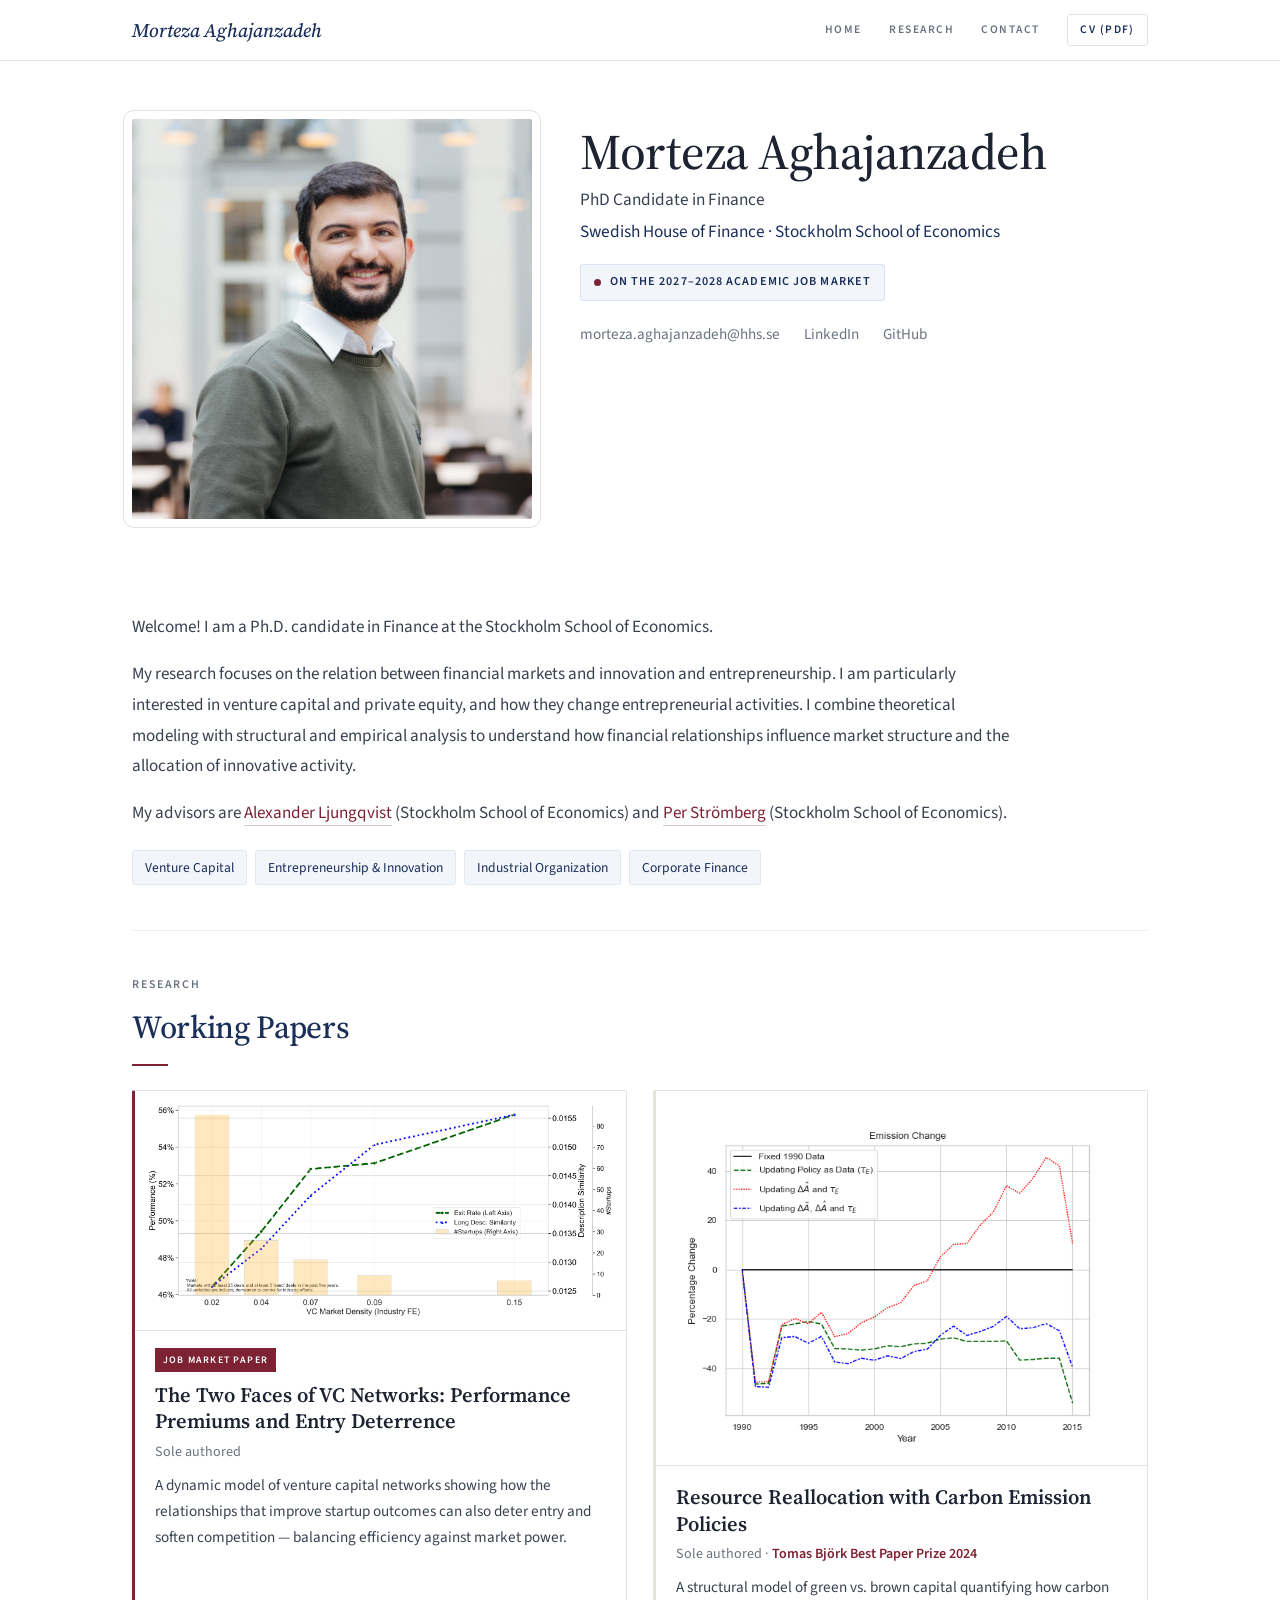
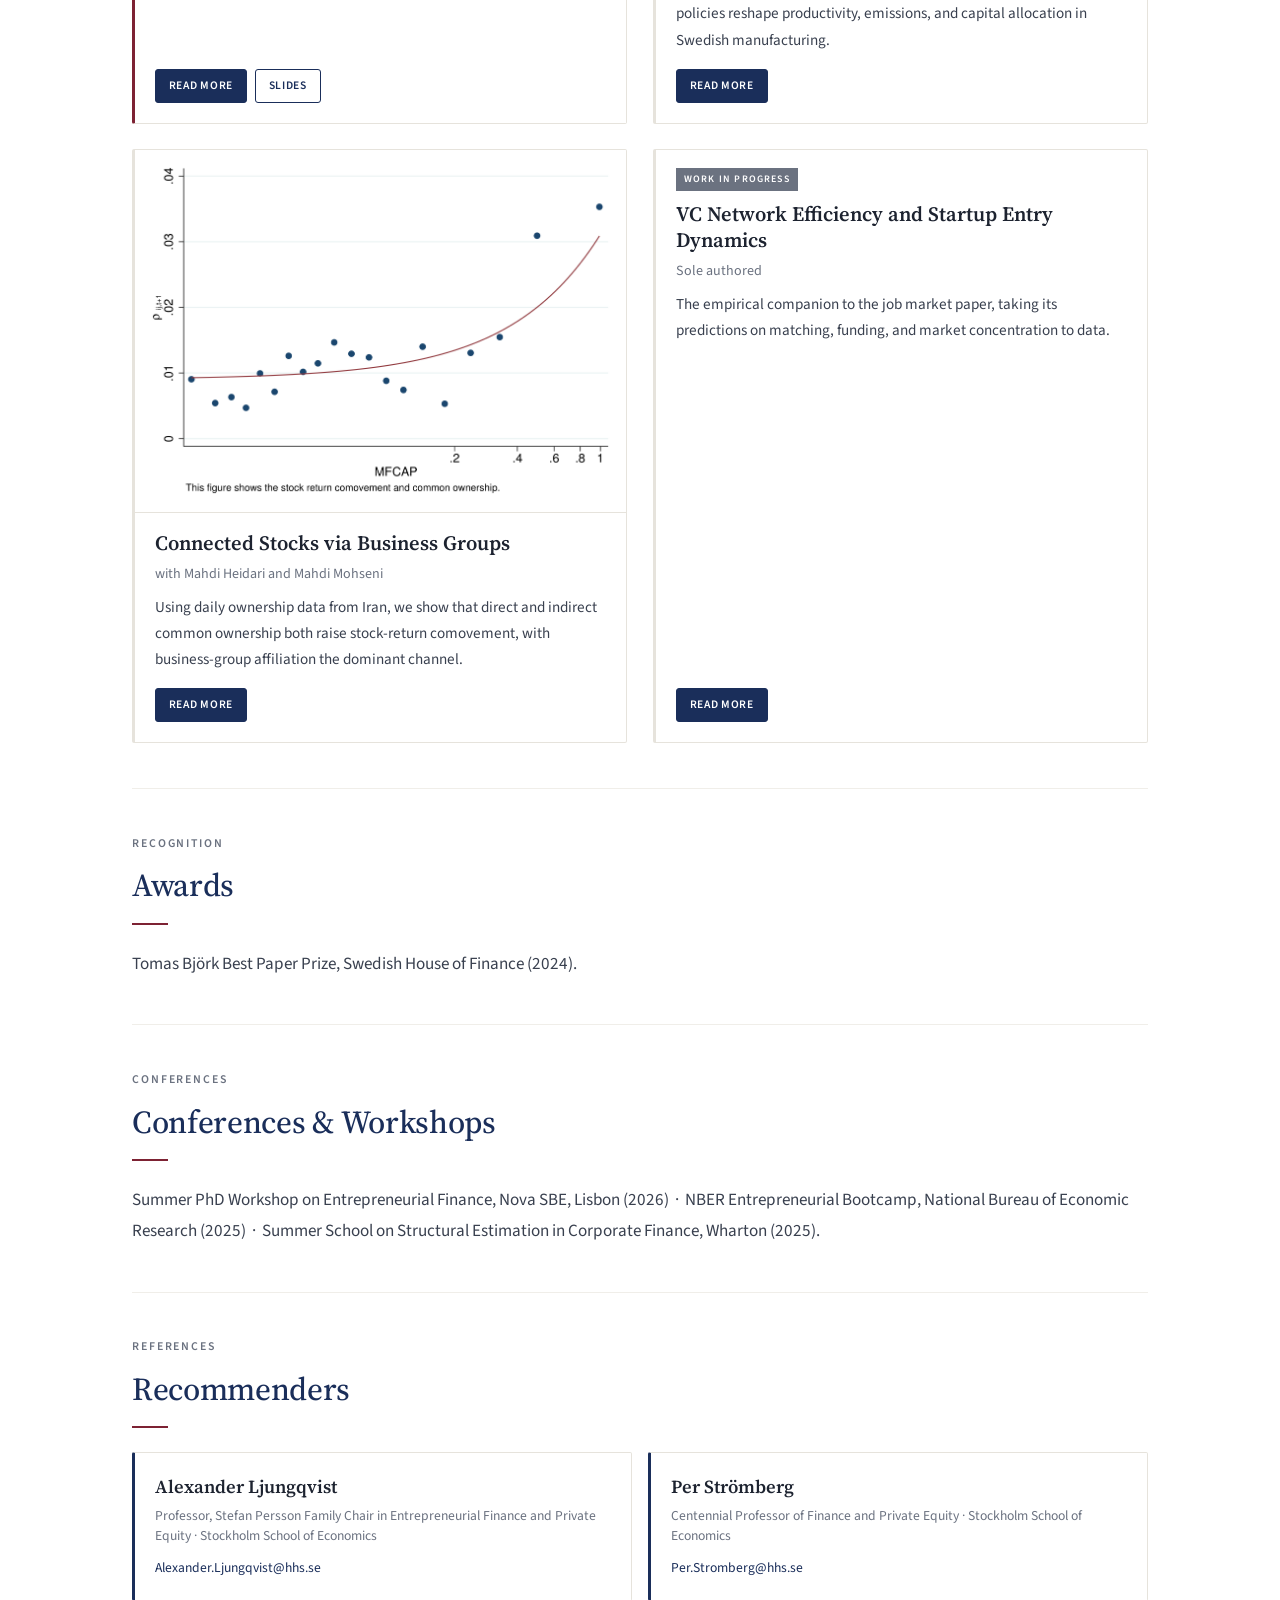
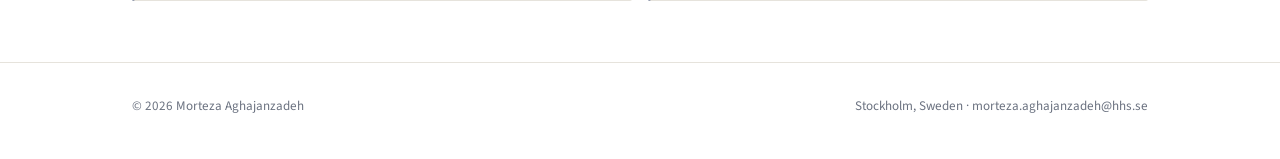
<file: index.html>
<!DOCTYPE html>
<html lang="en">
<head>
<meta charset="utf-8">
<meta name="viewport" content="width=device-width, initial-scale=1">
<title>Morteza Aghajanzadeh — Finance PhD Candidate, Stockholm School of Economics</title>
<meta name="description" content="PhD candidate in Finance at the Swedish House of Finance, Stockholm School of Economics. Research on venture capital networks, entrepreneurship, innovation, and competition.">
<link rel="preconnect" href="https://fonts.googleapis.com">
<link rel="preconnect" href="https://fonts.gstatic.com" crossorigin>
<link href="https://fonts.googleapis.com/css2?family=Source+Serif+4:ital,opsz,wght@0,8..60,300;0,8..60,400;0,8..60,500;0,8..60,600;1,8..60,400&family=Source+Sans+3:ital,wght@0,300;0,400;0,500;0,600;1,400&display=swap" rel="stylesheet">
<link rel="icon" href="favicon.ico" sizes="any">
<link rel="icon" type="image/png" sizes="32x32" href="img/favicon-32.png">
<link rel="apple-touch-icon" sizes="180x180" href="img/apple-touch-icon.png">
<link rel="stylesheet" href="styles.css">
</head>
<body>

<nav class="nav">
  <div class="nav-inner">
    <a class="brand" href="index.html">Morteza Aghajanzadeh</a>
    <div class="nav-links">
      <a href="index.html">Home</a>
      <a href="#research">Research</a>
      <a href="mailto:morteza.aghajanzadeh@hhs.se">Contact</a>
      <a class="cv" href="files/Aghajanzadeh-CV.pdf" target="_blank" rel="noopener">CV (PDF)</a>
    </div>
  </div>
</nav>

<header class="wrap">
  <div class="hero">
    <div class="portrait">
      <img src="img/avatar.jpg" alt="Morteza Aghajanzadeh">
    </div>
    <div class="hero-body">
      <h1>Morteza Aghajanzadeh</h1>
      <p class="role">PhD Candidate in Finance</p>
      <p class="affil"><a href="https://www.hhs.se/en/Research/Departments/DF/">Swedish House of Finance · Stockholm School of Economics</a></p>
      <span class="jm-pill"><span class="dot"></span>On the 2027–2028 academic job market</span>
      <div class="contacts">
        <a href="mailto:morteza.aghajanzadeh@hhs.se">morteza.aghajanzadeh@hhs.se</a>
        <a href="https://www.linkedin.com/in/seyyed-morteza-aghajanzadeh">LinkedIn</a>
        <a href="https://github.com/mortezaaghajanzadeh">GitHub</a>
      </div>
    </div>
  </div>
</header>

<main class="wrap">

  <section id="about" style="border-top:none;">
    <div class="bio">
      <p>Welcome! I am a Ph.D. candidate in Finance at the Stockholm School of Economics.</p>
      <p>My research focuses on the relation between financial markets and innovation and entrepreneurship. I am particularly interested in venture capital and private equity, and how they change entrepreneurial activities. I combine theoretical modeling with structural and empirical analysis to understand how financial relationships influence market structure and the allocation of innovative activity.</p>
      <p>My advisors are <a href="https://www.hhs.se/en/persons/l/ljungqvist-alexander/">Alexander Ljungqvist</a> (Stockholm School of Economics) and <a href="https://www.hhs.se/en/persons/s/stromberg-per/">Per Strömberg</a> (Stockholm School of Economics).</p>
    </div>
    <div class="interests">
      <span class="tag">Venture Capital</span>
      <span class="tag">Entrepreneurship &amp; Innovation</span>
      <span class="tag">Industrial Organization</span>
      <span class="tag">Corporate Finance</span>
    </div>
  </section>

  <section id="research">
    <p class="eyebrow">Research</p>
    <h2 class="sec">Working Papers</h2>

    <div class="research-grid">

      <article class="card jmp">
        <img class="fig" src="img/jmp.png" alt="Exit rate, startup description similarity, and entry across VC market density">
        <div class="body">
          <span class="badge">Job Market Paper</span>
          <h3><a href="research/jmp.html">The Two Faces of VC Networks: Performance Premiums and Entry Deterrence</a></h3>
          <p class="authors">Sole authored</p>
          <p class="sum">A dynamic model of venture capital networks showing how the relationships that improve startup outcomes can also deter entry and soften competition — balancing efficiency against market power.</p>
          <div class="links">
            <a class="btn solid" href="research/jmp.html">Read more</a>
            <a class="btn" href="files/jmp-slides.pdf" target="_blank" rel="noopener">Slides</a>
          </div>
        </div>
      </article>

      <article class="card">
        <img class="fig" src="img/carbon.png" alt="Capital reallocation and emissions in Swedish manufacturing, 1990–2015">
        <div class="body">
          <h3><a href="research/reallocation-carbon.html">Resource Reallocation with Carbon Emission Policies</a></h3>
          <p class="authors">Sole authored · <span class="award">Tomas Björk Best Paper Prize 2024</span></p>
          <p class="sum">A structural model of green vs. brown capital quantifying how carbon policies reshape productivity, emissions, and capital allocation in Swedish manufacturing.</p>
          <div class="links">
            <a class="btn solid" href="research/reallocation-carbon.html">Read more</a>
          </div>
        </div>
      </article>

      <article class="card">
        <img class="fig" src="img/connected-stocks.png" alt="Stock-return comovement rising with common ownership (MFCAP)">
        <div class="body">
          <h3><a href="research/connected-stocks.html">Connected Stocks via Business Groups</a></h3>
          <p class="authors">with Mahdi Heidari and Mahdi Mohseni</p>
          <p class="sum">Using daily ownership data from Iran, we show that direct and indirect common ownership both raise stock-return comovement, with business-group affiliation the dominant channel.</p>
          <div class="links">
            <a class="btn solid" href="research/connected-stocks.html">Read more</a>
          </div>
        </div>
      </article>

      <article class="card">
        <div class="body">
          <span class="badge" style="background:var(--muted);">Work in Progress</span>
          <h3><a href="research/vc-network-efficiency.html">VC Network Efficiency and Startup Entry Dynamics</a></h3>
          <p class="authors">Sole authored</p>
          <p class="sum">The empirical companion to the job market paper, taking its predictions on matching, funding, and market concentration to data.</p>
          <div class="links">
            <a class="btn solid" href="research/vc-network-efficiency.html">Read more</a>
          </div>
        </div>
      </article>

    </div>
  </section>

  <section id="recognition">
    <p class="eyebrow">Recognition</p>
    <h2 class="sec">Awards</h2>
    <div class="bio" style="max-width:none;">
      <p style="margin:0;">Tomas Björk Best Paper Prize, Swedish House of Finance (2024).</p>
    </div>
  </section>

  <section id="conferences">
    <p class="eyebrow">Conferences</p>
    <h2 class="sec">Conferences &amp; Workshops</h2>
    <div class="bio" style="max-width:none;">
      <p style="margin:0;">Summer PhD Workshop on Entrepreneurial Finance, Nova SBE, Lisbon (2026) &nbsp;·&nbsp; NBER Entrepreneurial Bootcamp, National Bureau of Economic Research (2025) &nbsp;·&nbsp; Summer School on Structural Estimation in Corporate Finance, Wharton (2025).</p>
    </div>
  </section>

  <section id="references">
    <p class="eyebrow">References</p>
    <h2 class="sec">Recommenders</h2>
    <div class="refs">
      <div class="ref">
        <p class="rn"><a href="https://www.hhs.se/en/persons/l/ljungqvist-alexander/">Alexander Ljungqvist</a></p>
        <p class="rt">Professor, Stefan Persson Family Chair in Entrepreneurial Finance and Private Equity · Stockholm School of Economics</p>
        <a class="email" href="mailto:Alexander.Ljungqvist@hhs.se">Alexander.Ljungqvist@hhs.se</a>
      </div>
      <div class="ref">
        <p class="rn"><a href="https://www.hhs.se/en/persons/s/stromberg-per/">Per Strömberg</a></p>
        <p class="rt">Centennial Professor of Finance and Private Equity · Stockholm School of Economics</p>
        <a class="email" href="mailto:Per.Stromberg@hhs.se">Per.Stromberg@hhs.se</a>
      </div>
    </div>
  </section>

</main>

<footer>
  <div class="wrap">
    <span>© 2026 Morteza Aghajanzadeh</span>
    <span>Stockholm, Sweden · morteza.aghajanzadeh@hhs.se</span>
  </div>
</footer>

</body>
</html>
</file>
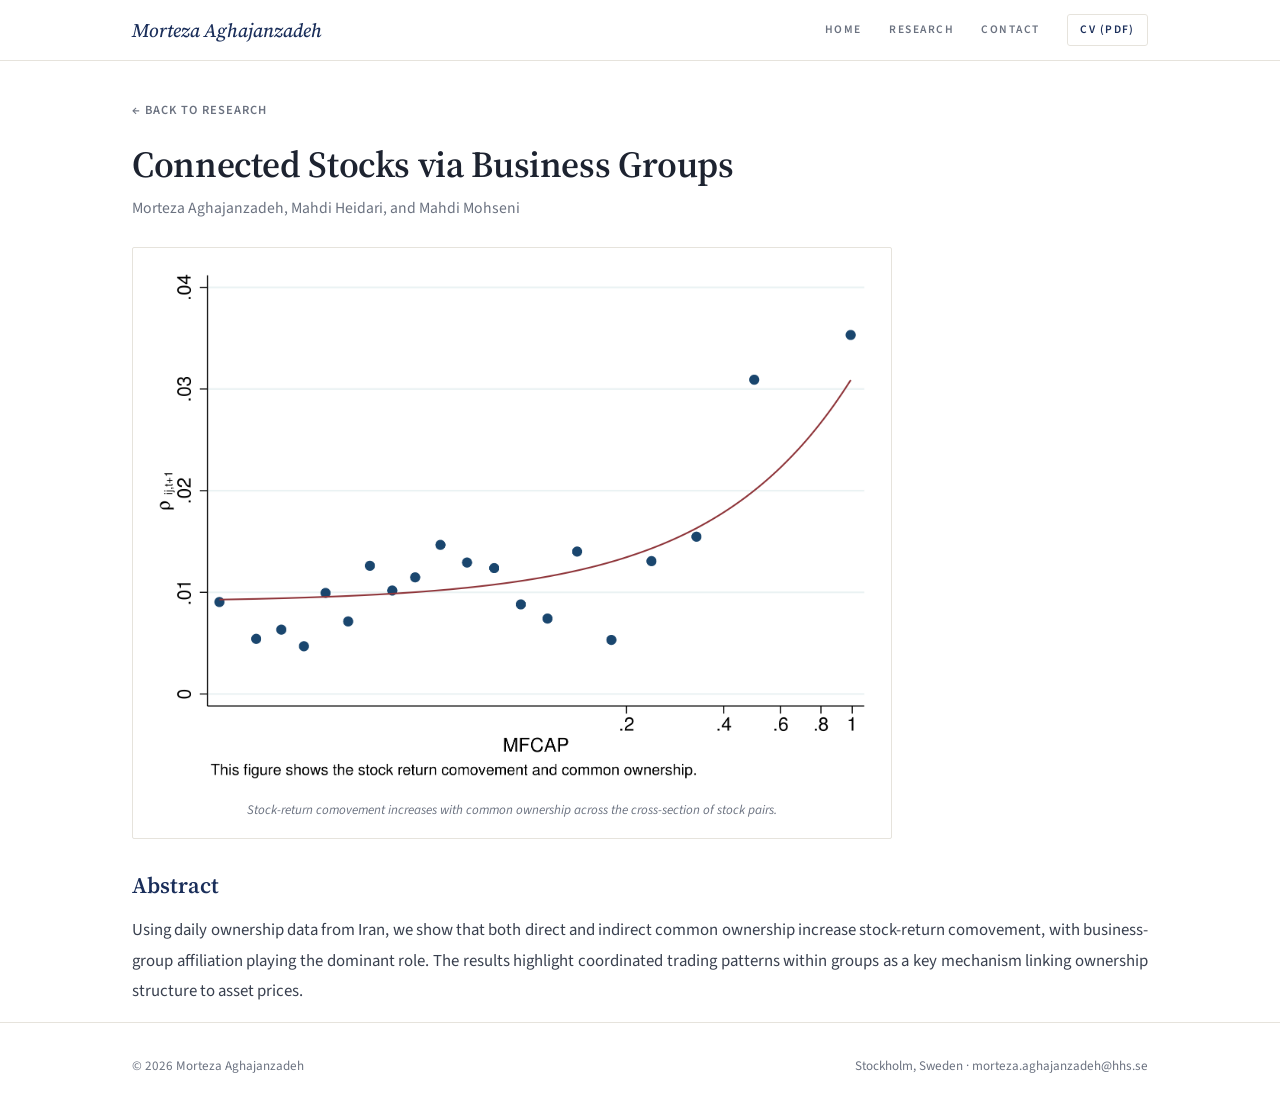
<file: research/connected-stocks.html>
<!DOCTYPE html>
<html lang="en">
<head>
<meta charset="utf-8">
<meta name="viewport" content="width=device-width, initial-scale=1">
<title>Connected Stocks via Business Groups — Morteza Aghajanzadeh</title>
<meta name="description" content="Direct and indirect common ownership and stock-return comovement, with business-group affiliation as the dominant channel.">
<link rel="preconnect" href="https://fonts.googleapis.com">
<link rel="preconnect" href="https://fonts.gstatic.com" crossorigin>
<link href="https://fonts.googleapis.com/css2?family=Source+Serif+4:ital,opsz,wght@0,8..60,300;0,8..60,400;0,8..60,500;0,8..60,600;1,8..60,400&family=Source+Sans+3:ital,wght@0,300;0,400;0,500;0,600;1,400&display=swap" rel="stylesheet">
<link rel="icon" href="../favicon.ico" sizes="any">
<link rel="icon" type="image/png" sizes="32x32" href="../img/favicon-32.png">
<link rel="apple-touch-icon" sizes="180x180" href="../img/apple-touch-icon.png">
<link rel="stylesheet" href="../styles.css">
</head>
<body>

<nav class="nav">
  <div class="nav-inner">
    <a class="brand" href="../index.html">Morteza Aghajanzadeh</a>
    <div class="nav-links">
      <a href="../index.html">Home</a>
      <a href="../index.html#research">Research</a>
      <a href="mailto:morteza.aghajanzadeh@hhs.se">Contact</a>
      <a class="cv" href="../files/Aghajanzadeh-CV.pdf" target="_blank" rel="noopener">CV (PDF)</a>
    </div>
  </div>
</nav>

<main class="wrap">
  <a class="back" href="../index.html#research">← Back to research</a>

  <div class="paper-head">
    <h1>Connected Stocks via Business Groups</h1>
    <p class="meta">Morteza Aghajanzadeh, Mahdi Heidari, and Mahdi Mohseni</p>
  </div>

  <figure class="paper-fig">
    <img src="../img/connected-stocks.png" alt="Stock-return comovement rising with common ownership (MFCAP)" style="width:100%;display:block;">
    <figcaption>Stock-return comovement increases with common ownership across the cross-section of stock pairs.</figcaption>
  </figure>

  <div class="paper-body">
    <h2>Abstract</h2>
    <p>Using daily ownership data from Iran, we show that both direct and indirect common ownership increase stock-return comovement, with business-group affiliation playing the dominant role. The results highlight coordinated trading patterns within groups as a key mechanism linking ownership structure to asset prices.</p>
  </div>
</main>

<footer>
  <div class="wrap">
    <span>© 2026 Morteza Aghajanzadeh</span>
    <span>Stockholm, Sweden · morteza.aghajanzadeh@hhs.se</span>
  </div>
</footer>

</body>
</html>
</file>
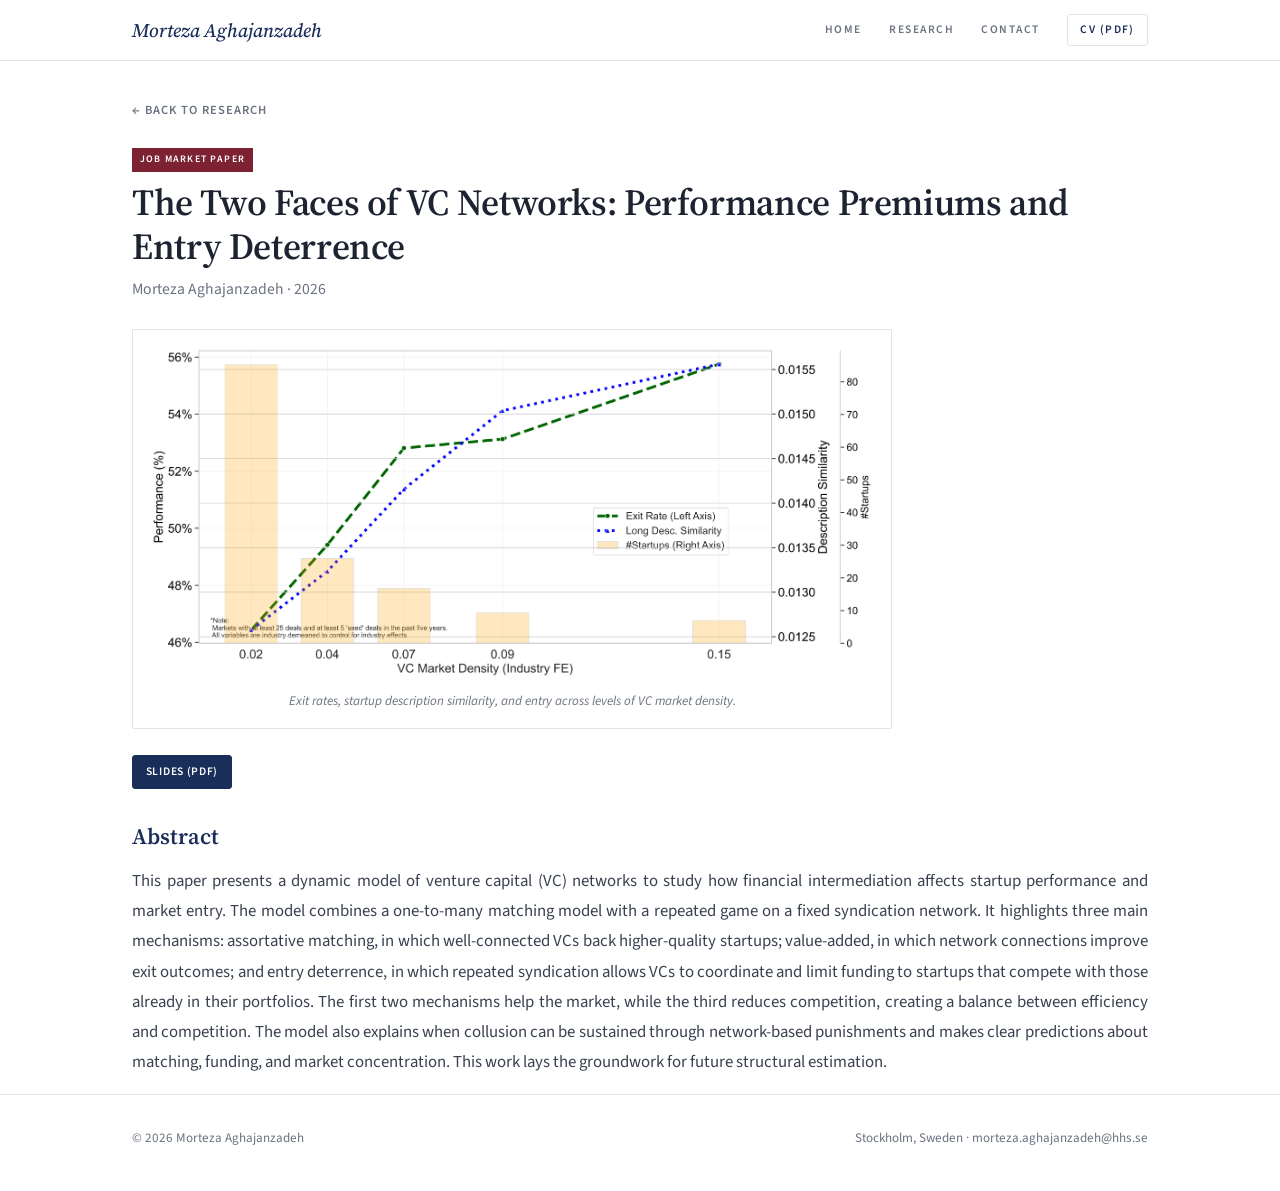
<file: research/jmp.html>
<!DOCTYPE html>
<html lang="en">
<head>
<meta charset="utf-8">
<meta name="viewport" content="width=device-width, initial-scale=1">
<title>The Two Faces of VC Networks — Morteza Aghajanzadeh</title>
<meta name="description" content="Job market paper: a dynamic model of venture capital networks linking performance premiums and entry deterrence.">
<link rel="preconnect" href="https://fonts.googleapis.com">
<link rel="preconnect" href="https://fonts.gstatic.com" crossorigin>
<link href="https://fonts.googleapis.com/css2?family=Source+Serif+4:ital,opsz,wght@0,8..60,300;0,8..60,400;0,8..60,500;0,8..60,600;1,8..60,400&family=Source+Sans+3:ital,wght@0,300;0,400;0,500;0,600;1,400&display=swap" rel="stylesheet">
<link rel="icon" href="../favicon.ico" sizes="any">
<link rel="icon" type="image/png" sizes="32x32" href="../img/favicon-32.png">
<link rel="apple-touch-icon" sizes="180x180" href="../img/apple-touch-icon.png">
<link rel="stylesheet" href="../styles.css">
</head>
<body>

<nav class="nav">
  <div class="nav-inner">
    <a class="brand" href="../index.html">Morteza Aghajanzadeh</a>
    <div class="nav-links">
      <a href="../index.html">Home</a>
      <a href="../index.html#research">Research</a>
      <a href="mailto:morteza.aghajanzadeh@hhs.se">Contact</a>
      <a class="cv" href="../files/Aghajanzadeh-CV.pdf" target="_blank" rel="noopener">CV (PDF)</a>
    </div>
  </div>
</nav>

<main class="wrap">
  <a class="back" href="../index.html#research">← Back to research</a>

  <div class="paper-head">
    <span class="badge">Job Market Paper</span>
    <h1>The Two Faces of VC Networks: Performance Premiums and Entry Deterrence</h1>
    <p class="meta">Morteza Aghajanzadeh · 2026</p>
  </div>

  <figure class="paper-fig">
    <img src="../img/jmp.png" alt="Exit rate, startup description similarity, and number of startups across VC market density" style="width:100%;display:block;">
    <figcaption>Exit rates, startup description similarity, and entry across levels of VC market density.</figcaption>
  </figure>

  <div class="paper-links">
    <a class="btn solid" href="../files/jmp-slides.pdf" target="_blank" rel="noopener">Slides (PDF)</a>
  </div>

  <div class="paper-body">
    <h2>Abstract</h2>
    <p>This paper presents a dynamic model of venture capital (VC) networks to study how financial intermediation affects startup performance and market entry. The model combines a one-to-many matching model with a repeated game on a fixed syndication network. It highlights three main mechanisms: assortative matching, in which well-connected VCs back higher-quality startups; value-added, in which network connections improve exit outcomes; and entry deterrence, in which repeated syndication allows VCs to coordinate and limit funding to startups that compete with those already in their portfolios. The first two mechanisms help the market, while the third reduces competition, creating a balance between efficiency and competition. The model also explains when collusion can be sustained through network-based punishments and makes clear predictions about matching, funding, and market concentration. This work lays the groundwork for future structural estimation.</p>
  </div>
</main>

<footer>
  <div class="wrap">
    <span>© 2026 Morteza Aghajanzadeh</span>
    <span>Stockholm, Sweden · morteza.aghajanzadeh@hhs.se</span>
  </div>
</footer>

</body>
</html>
</file>
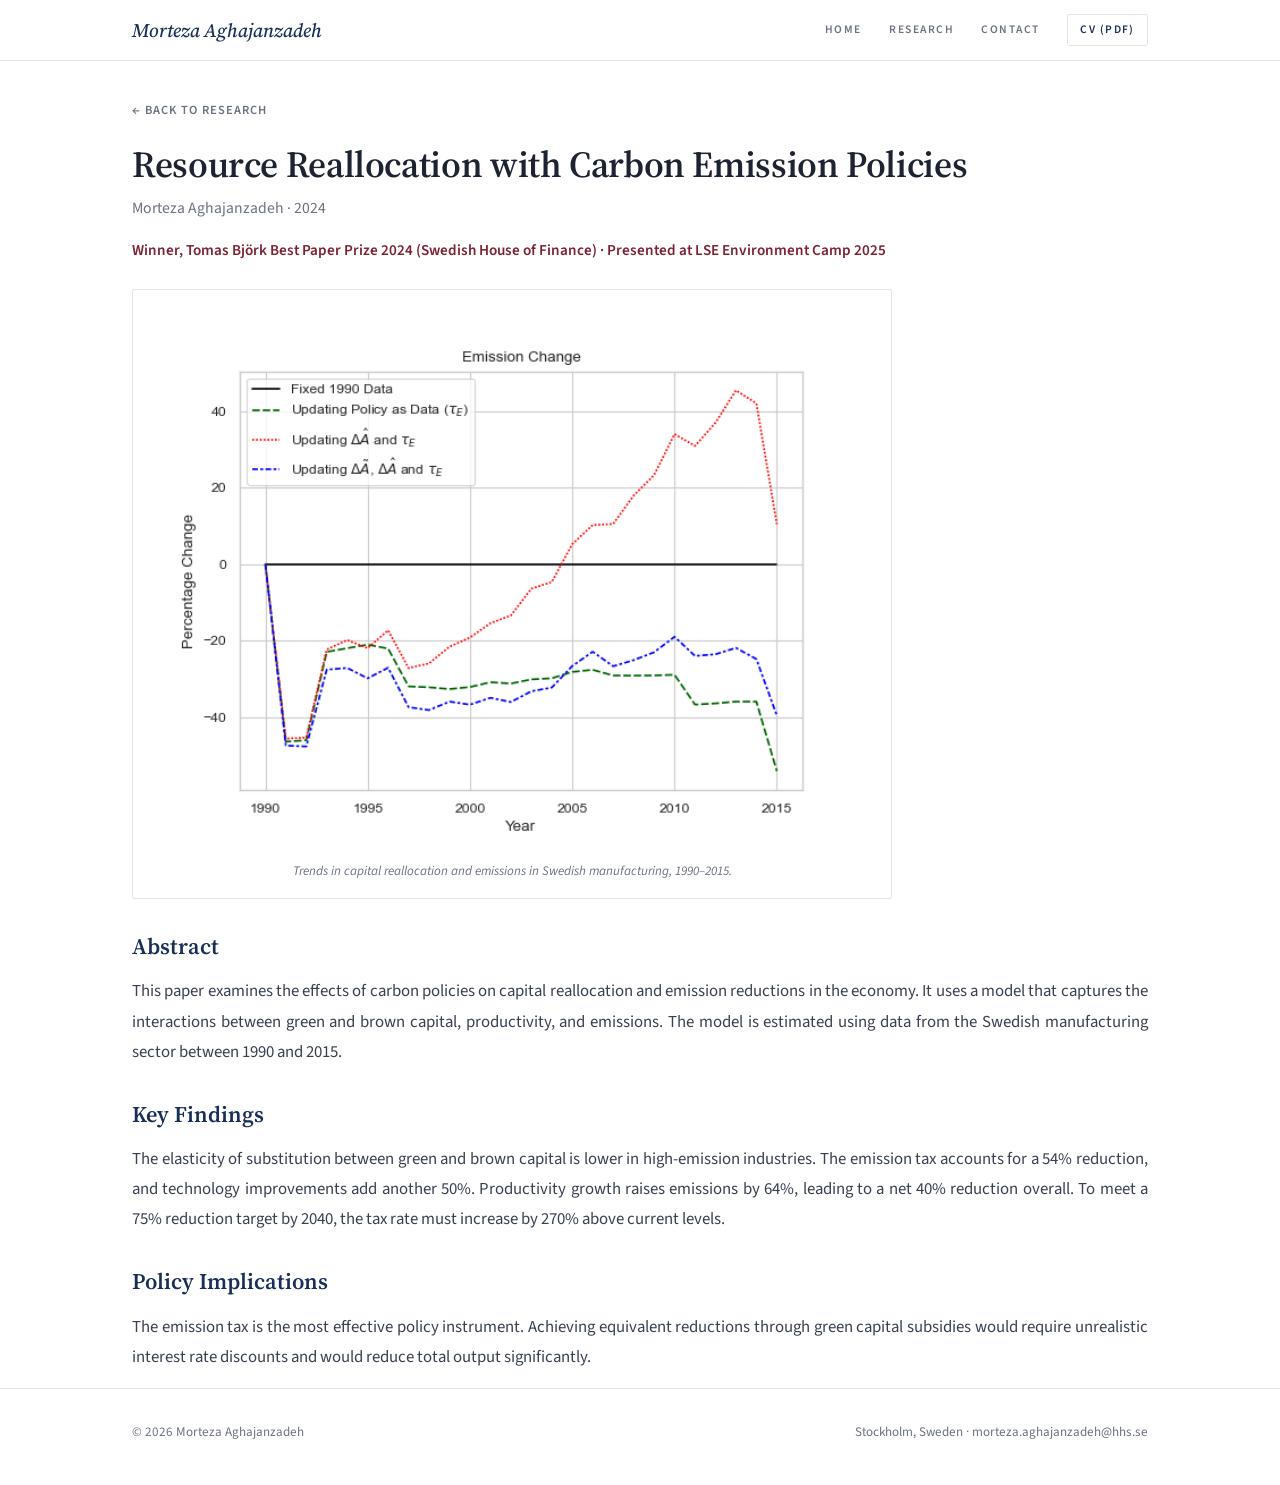
<file: research/reallocation-carbon.html>
<!DOCTYPE html>
<html lang="en">
<head>
<meta charset="utf-8">
<meta name="viewport" content="width=device-width, initial-scale=1">
<title>Resource Reallocation with Carbon Emission Policies — Morteza Aghajanzadeh</title>
<meta name="description" content="A structural model of green vs. brown capital quantifying how carbon policies reshape productivity, emissions, and capital allocation in Swedish manufacturing.">
<link rel="preconnect" href="https://fonts.googleapis.com">
<link rel="preconnect" href="https://fonts.gstatic.com" crossorigin>
<link href="https://fonts.googleapis.com/css2?family=Source+Serif+4:ital,opsz,wght@0,8..60,300;0,8..60,400;0,8..60,500;0,8..60,600;1,8..60,400&family=Source+Sans+3:ital,wght@0,300;0,400;0,500;0,600;1,400&display=swap" rel="stylesheet">
<link rel="icon" href="../favicon.ico" sizes="any">
<link rel="icon" type="image/png" sizes="32x32" href="../img/favicon-32.png">
<link rel="apple-touch-icon" sizes="180x180" href="../img/apple-touch-icon.png">
<link rel="stylesheet" href="../styles.css">
</head>
<body>

<nav class="nav">
  <div class="nav-inner">
    <a class="brand" href="../index.html">Morteza Aghajanzadeh</a>
    <div class="nav-links">
      <a href="../index.html">Home</a>
      <a href="../index.html#research">Research</a>
      <a href="mailto:morteza.aghajanzadeh@hhs.se">Contact</a>
      <a class="cv" href="../files/Aghajanzadeh-CV.pdf" target="_blank" rel="noopener">CV (PDF)</a>
    </div>
  </div>
</nav>

<main class="wrap">
  <a class="back" href="../index.html#research">← Back to research</a>

  <div class="paper-head">
    <h1>Resource Reallocation with Carbon Emission Policies</h1>
    <p class="meta">Morteza Aghajanzadeh · 2024</p>
    <p class="award">Winner, Tomas Björk Best Paper Prize 2024 (Swedish House of Finance) · Presented at LSE Environment Camp 2025</p>
  </div>

  <figure class="paper-fig">
    <img src="../img/carbon.png" alt="Trends in capital reallocation and emissions in Swedish manufacturing, 1990–2015" style="width:100%;display:block;">
    <figcaption>Trends in capital reallocation and emissions in Swedish manufacturing, 1990–2015.</figcaption>
  </figure>

  <div class="paper-body">
    <h2>Abstract</h2>
    <p>This paper examines the effects of carbon policies on capital reallocation and emission reductions in the economy. It uses a model that captures the interactions between green and brown capital, productivity, and emissions. The model is estimated using data from the Swedish manufacturing sector between 1990 and 2015.</p>

    <h2>Key Findings</h2>
    <p>The elasticity of substitution between green and brown capital is lower in high-emission industries. The emission tax accounts for a 54% reduction, and technology improvements add another 50%. Productivity growth raises emissions by 64%, leading to a net 40% reduction overall. To meet a 75% reduction target by 2040, the tax rate must increase by 270% above current levels.</p>

    <h2>Policy Implications</h2>
    <p>The emission tax is the most effective policy instrument. Achieving equivalent reductions through green capital subsidies would require unrealistic interest rate discounts and would reduce total output significantly.</p>
  </div>
</main>

<footer>
  <div class="wrap">
    <span>© 2026 Morteza Aghajanzadeh</span>
    <span>Stockholm, Sweden · morteza.aghajanzadeh@hhs.se</span>
  </div>
</footer>

</body>
</html>
</file>
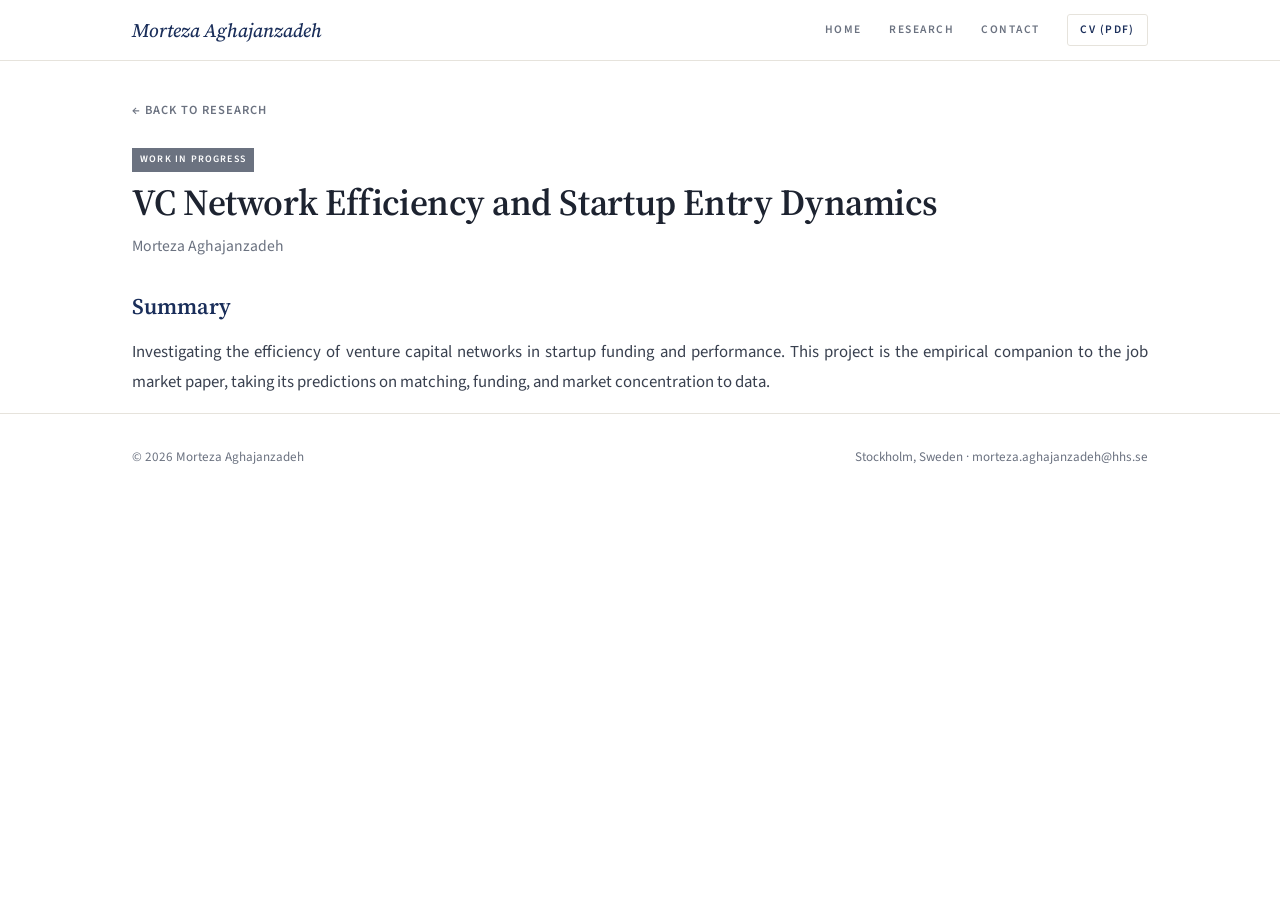
<file: research/vc-network-efficiency.html>
<!DOCTYPE html>
<html lang="en">
<head>
<meta charset="utf-8">
<meta name="viewport" content="width=device-width, initial-scale=1">
<title>VC Network Efficiency and Startup Entry Dynamics — Morteza Aghajanzadeh</title>
<meta name="description" content="Work in progress: the empirical companion to the job market paper on venture capital networks.">
<link rel="preconnect" href="https://fonts.googleapis.com">
<link rel="preconnect" href="https://fonts.gstatic.com" crossorigin>
<link href="https://fonts.googleapis.com/css2?family=Source+Serif+4:ital,opsz,wght@0,8..60,300;0,8..60,400;0,8..60,500;0,8..60,600;1,8..60,400&family=Source+Sans+3:ital,wght@0,300;0,400;0,500;0,600;1,400&display=swap" rel="stylesheet">
<link rel="icon" href="../favicon.ico" sizes="any">
<link rel="icon" type="image/png" sizes="32x32" href="../img/favicon-32.png">
<link rel="apple-touch-icon" sizes="180x180" href="../img/apple-touch-icon.png">
<link rel="stylesheet" href="../styles.css">
</head>
<body>

<nav class="nav">
  <div class="nav-inner">
    <a class="brand" href="../index.html">Morteza Aghajanzadeh</a>
    <div class="nav-links">
      <a href="../index.html">Home</a>
      <a href="../index.html#research">Research</a>
      <a href="mailto:morteza.aghajanzadeh@hhs.se">Contact</a>
      <a class="cv" href="../files/Aghajanzadeh-CV.pdf" target="_blank" rel="noopener">CV (PDF)</a>
    </div>
  </div>
</nav>

<main class="wrap">
  <a class="back" href="../index.html#research">← Back to research</a>

  <div class="paper-head">
    <span class="badge" style="background:var(--muted);">Work in Progress</span>
    <h1>VC Network Efficiency and Startup Entry Dynamics</h1>
    <p class="meta">Morteza Aghajanzadeh</p>
  </div>

  <div class="paper-body">
    <h2>Summary</h2>
    <p>Investigating the efficiency of venture capital networks in startup funding and performance. This project is the empirical companion to the job market paper, taking its predictions on matching, funding, and market concentration to data.</p>
  </div>
</main>

<footer>
  <div class="wrap">
    <span>© 2026 Morteza Aghajanzadeh</span>
    <span>Stockholm, Sweden · morteza.aghajanzadeh@hhs.se</span>
  </div>
</footer>

</body>
</html>
</file>
<file: styles.css>
/* ============================================================
   Morteza Aghajanzadeh — personal website
   Hand-built static site. No framework, no build step.
   ============================================================ */

:root{
  --ink:#1d2330;
  --body:#39404f;
  --muted:#6b7280;
  --navy:#1a2e5a;
  --navy-soft:#33508c;
  --burgundy:#7d2233;
  --rule:#e6e3dc;
  --rule-soft:#f0eee9;
  --bg:#ffffff;
  --tint:#f7f6f2;
  --tint-navy:#f2f5fa;
  --serif:"Source Serif 4",Georgia,"Times New Roman",serif;
  --sans:"Source Sans 3",system-ui,-apple-system,sans-serif;
}
*{box-sizing:border-box;}
html{scroll-behavior:smooth;}
body{
  margin:0;
  font-family:var(--sans);
  color:var(--body);
  background:var(--bg);
  font-size:17px;
  line-height:1.72;
  -webkit-font-smoothing:antialiased;
  text-rendering:optimizeLegibility;
}
a{color:var(--navy);text-decoration:none;border-bottom:1px solid transparent;transition:border-color .15s ease,color .15s ease;}
a:hover{color:var(--burgundy);border-bottom-color:var(--burgundy);}

/* NAV */
.nav{
  position:sticky;top:0;z-index:20;
  background:rgba(255,255,255,.93);
  backdrop-filter:blur(8px);-webkit-backdrop-filter:blur(8px);
  border-bottom:1px solid var(--rule);
}
.nav-inner{
  max-width:1080px;margin:0 auto;padding:.85rem 2rem;
  display:flex;align-items:center;justify-content:space-between;gap:1rem;
}
.brand{font-family:var(--serif);font-style:italic;font-size:1.2rem;color:var(--navy);font-weight:500;border:none;}
.brand:hover{color:var(--navy);}
.nav-links{display:flex;gap:1.7rem;align-items:center;}
.nav-links a{
  font-size:.72rem;letter-spacing:.13em;text-transform:uppercase;
  color:var(--muted);border:none;font-weight:600;
}
.nav-links a:hover{color:var(--navy);}
.nav-links a.cv{color:var(--navy);border:1px solid var(--rule);padding:.32rem .75rem;border-radius:3px;}
.nav-links a.cv:hover{background:var(--navy);color:#fff;border-color:var(--navy);}

.wrap{max-width:1080px;margin:0 auto;padding:0 2rem;}

/* HERO */
.hero{display:flex;gap:3rem;align-items:flex-start;padding:3.6rem 0 2.4rem;}
.portrait{flex-shrink:0;}
.portrait img{
  width:400px;height:400px;object-fit:cover;border-radius:2px;
  outline:1px solid var(--rule);outline-offset:8px;
}
.hero-body{padding-top:.5rem;}
.hero h1{
  font-family:var(--serif);font-weight:500;font-size:3.1rem;line-height:1.04;
  color:var(--ink);margin:0 0 .4rem;letter-spacing:-.01em;
}
.hero .role{font-size:1.08rem;color:var(--body);margin:0 0 .15rem;}
.hero .affil{font-size:1.08rem;margin:0 0 1.1rem;}
.jm-pill{
  display:inline-flex;align-items:center;gap:.55rem;
  background:var(--tint-navy);color:var(--navy);
  border:1px solid #d8e2f0;border-radius:3px;
  font-size:.76rem;letter-spacing:.09em;text-transform:uppercase;font-weight:600;
  padding:.42rem .8rem;margin-bottom:1.3rem;
}
.jm-pill .dot{width:7px;height:7px;border-radius:50%;background:var(--burgundy);}
.contacts{display:flex;flex-wrap:wrap;gap:.5rem 1.5rem;font-size:.95rem;}
.contacts a{color:var(--muted);border:none;}
.contacts a:hover{color:var(--navy);}

/* SECTIONS */
section{padding:2.8rem 0;border-top:1px solid var(--rule-soft);}
.eyebrow{
  font-size:.74rem;letter-spacing:.16em;text-transform:uppercase;
  color:var(--muted);font-weight:600;margin:0 0 .25rem;
}
h2.sec{
  font-family:var(--serif);font-weight:500;font-size:2rem;color:var(--navy);
  margin:0 0 .25rem;letter-spacing:-.01em;
}
h2.sec::after{content:'';display:block;width:2.25rem;height:2px;background:var(--burgundy);margin:.6rem 0 1.5rem;}
.bio{font-size:1.07rem;line-height:1.8;max-width:52em;}
.bio p{margin:0 0 1rem;}
.bio a{color:var(--burgundy);border-bottom-color:rgba(125,34,51,.25);}
.bio a:hover{color:var(--navy);border-bottom-color:var(--navy);}
.interests{display:flex;flex-wrap:wrap;gap:.5rem;margin-top:1.3rem;}
.tag{
  font-size:.85rem;color:var(--navy);background:var(--tint-navy);
  border:1px solid #e1e8f2;border-radius:3px;padding:.3rem .75rem;
}

/* RESEARCH — 2-column grid */
.research-grid{display:grid;grid-template-columns:1fr 1fr;gap:1.6rem;margin-top:.5rem;}
.card{
  display:flex;flex-direction:column;
  background:var(--bg);border:1px solid var(--rule);
  border-left:3px solid var(--rule);border-radius:2px;overflow:hidden;
  transition:border-left-color .2s ease,transform .2s ease;
}
.card:hover{border-left-color:var(--burgundy);transform:translateY(-2px);}
.card.jmp{border-left-color:var(--burgundy);}
.card .fig{display:block;width:100%;height:auto;background:#fff;padding:.7rem;border-bottom:1px solid var(--rule);}
.card .body{padding:1.1rem 1.25rem 1.25rem;display:flex;flex-direction:column;flex:1;}
.badge{
  display:inline-block;width:fit-content;background:var(--burgundy);color:#fff;
  font-size:.62rem;font-weight:600;letter-spacing:.12em;text-transform:uppercase;
  padding:.2rem .5rem;margin-bottom:.6rem;
}
.card h3{font-family:var(--serif);font-weight:600;font-size:1.28rem;line-height:1.3;margin:0 0 .3rem;}
.card h3 a{color:var(--ink);border:none;}
.card h3 a:hover{color:var(--burgundy);}
.card .authors{font-size:.88rem;color:var(--muted);margin:0 0 .5rem;}
.card .authors .award{color:var(--burgundy);font-weight:600;}
.card p.sum{font-size:.95rem;color:var(--body);margin:0 0 1rem;}
.card .links{display:flex;flex-wrap:wrap;gap:.5rem;margin-top:auto;}
.btn{
  font-size:.72rem;letter-spacing:.06em;text-transform:uppercase;font-weight:600;
  padding:.38rem .8rem;border:1px solid var(--navy);border-radius:3px;
  color:var(--navy);background:transparent;
}
.btn:hover{background:var(--navy);color:#fff;}
.btn.solid{background:var(--navy);color:#fff;}
.btn.solid:hover{background:var(--navy-soft);border-color:var(--navy-soft);}

/* REFERENCES */
.refs{display:grid;grid-template-columns:1fr 1fr;gap:1rem;}
.ref{background:var(--bg);border:1px solid var(--rule);border-left:3px solid var(--navy);border-radius:2px;padding:1.1rem 1.25rem;}
.ref .rn{font-family:var(--serif);font-weight:600;font-size:1.15rem;margin:0 0 .2rem;}
.ref .rn a{color:var(--ink);border:none;}
.ref .rn a:hover{color:var(--burgundy);}
.ref .rt{font-size:.85rem;color:var(--muted);line-height:1.45;margin:0 0 .5rem;}
.ref a.email{font-size:.85rem;color:var(--navy);border:none;}

footer{border-top:1px solid var(--rule);padding:2rem 0 2.6rem;margin-top:1rem;}
footer .wrap{display:flex;justify-content:space-between;flex-wrap:wrap;gap:.6rem;font-size:.82rem;color:var(--muted);}

/* PROJECT PAGES */
.back{font-size:.78rem;letter-spacing:.08em;text-transform:uppercase;font-weight:600;color:var(--muted);border:none;display:inline-block;margin:2.4rem 0 1.4rem;}
.back:hover{color:var(--navy);}
.paper-head h1{font-family:var(--serif);font-weight:600;font-size:2.3rem;line-height:1.18;color:var(--ink);margin:0 0 .5rem;letter-spacing:-.01em;}
.paper-head .meta{font-size:.98rem;color:var(--muted);margin:0 0 .3rem;}
.paper-head .award{color:var(--burgundy);font-weight:600;font-size:.95rem;}
.paper-fig{width:100%;max-width:760px;border:1px solid var(--rule);border-radius:2px;background:#fff;padding:1rem;margin:1.6rem 0;}
.paper-fig figcaption{font-size:.82rem;color:var(--muted);font-style:italic;margin-top:.6rem;text-align:center;}
.paper-body h2{font-family:var(--serif);font-weight:600;font-size:1.4rem;color:var(--navy);margin:1.8rem 0 .6rem;}
.paper-body p{font-size:1.05rem;line-height:1.8;margin:0 0 1rem;text-align:justify;}
.paper-links{display:flex;flex-wrap:wrap;gap:.6rem;margin:1.6rem 0 1rem;}

/* RESPONSIVE */
@media(max-width:820px){
  .research-grid{grid-template-columns:1fr;}
  .refs{grid-template-columns:1fr;}
}
@media(max-width:680px){
  body{font-size:16px;}
  .hero{flex-direction:column;gap:1.5rem;padding-top:2.4rem;}
  .hero h1{font-size:2.3rem;}
  .portrait img{width:170px;height:170px;}
  .wrap,.nav-inner{padding-left:1.25rem;padding-right:1.25rem;}
  .nav-links{gap:1rem;}
  .nav-links a:not(.cv){display:none;}
  .paper-head h1{font-size:1.7rem;}
}
</file>
